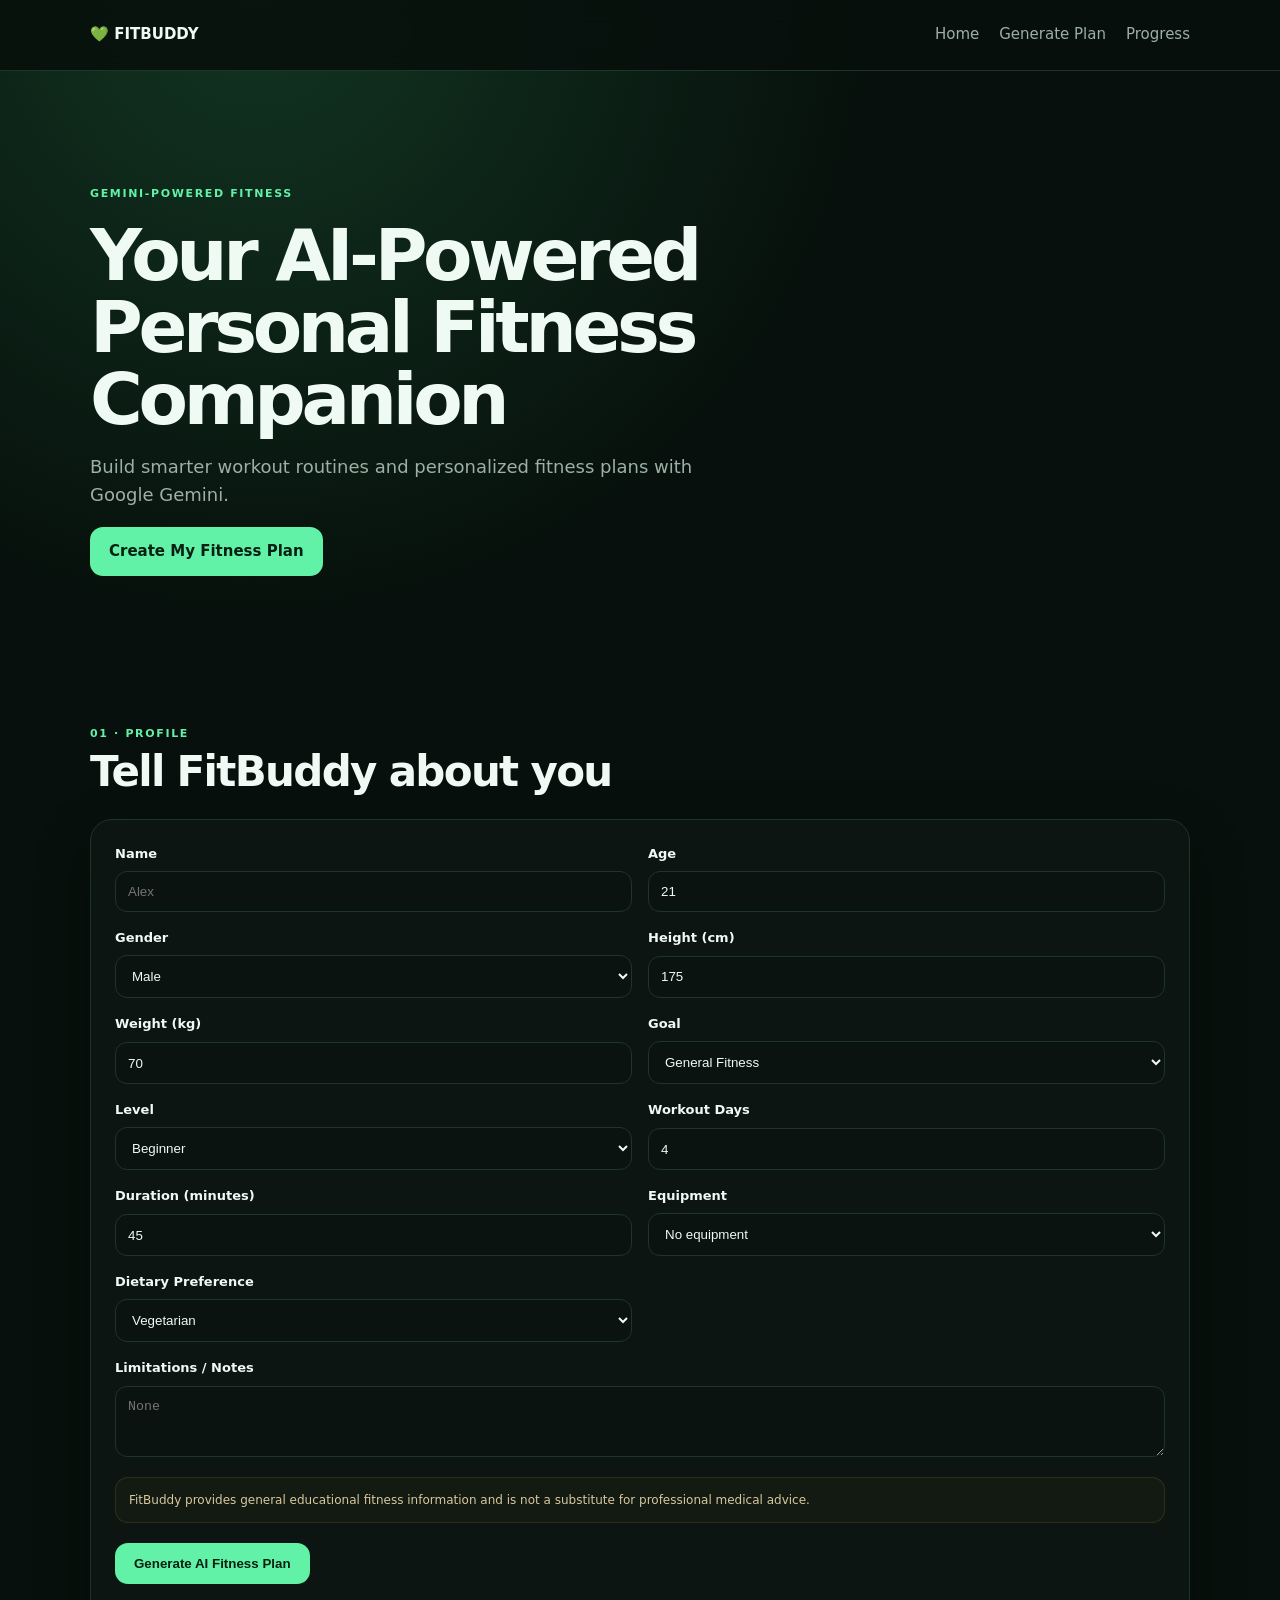
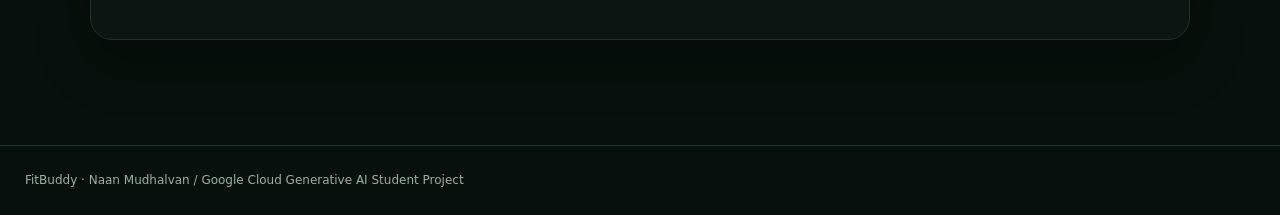
<file: templates/index.html>
<!doctype html><html><head><meta charset="utf-8"><meta name="viewport" content="width=device-width,initial-scale=1"><title>FitBuddy</title><link rel="stylesheet" href="/static/css/style.css"></head><body>
<header><div class="wrap nav"><a class="brand" href="/">💚 FITBUDDY</a><nav><a href="/">Home</a><a href="#generator">Generate Plan</a><a href="/progress">Progress</a></nav></div></header>
<main><section class="hero"><div class="wrap"><span class="tag">GEMINI-POWERED FITNESS</span><h1>Your AI-Powered Personal Fitness Companion</h1><p>Build smarter workout routines and personalized fitness plans with Google Gemini.</p><a class="btn" href="#generator">Create My Fitness Plan</a></div></section>
<section id="generator" class="wrap section"><div class="title"><span class="tag">01 · PROFILE</span><h2>Tell FitBuddy about you</h2></div><form id="fitness-form" class="card"><div class="grid">
<label>Name<input name="name" required placeholder="Alex"></label><label>Age<input name="age" type="number" required value="21"></label>
<label>Gender<select name="gender"><option>Male</option><option>Female</option><option>Non-binary</option><option>Prefer not to say</option></select></label>
<label>Height (cm)<input name="height" type="number" required value="175"></label><label>Weight (kg)<input name="weight" type="number" required value="70"></label>
<label>Goal<select name="goal"><option>General Fitness</option><option>Muscle Building</option><option>Strength Improvement</option><option>Weight Management</option><option>Endurance</option><option>Flexibility</option></select></label>
<label>Level<select name="level"><option>Beginner</option><option>Intermediate</option><option>Advanced</option></select></label>
<label>Workout Days<input name="workout_days" type="number" min="1" max="7" value="4"></label><label>Duration (minutes)<input name="duration" type="number" value="45"></label>
<label>Equipment<select name="equipment"><option>No equipment</option><option>Dumbbells</option><option>Resistance bands</option><option>Home equipment</option><option>Gym equipment</option></select></label>
<label>Dietary Preference<select name="dietary_preference"><option>Vegetarian</option><option>Non-vegetarian</option><option>Vegan</option><option>Eggetarian</option><option>General / No preference</option></select></label>
<label class="wide">Limitations / Notes<textarea name="limitations" rows="3" placeholder="None"></textarea></label></div>
<div class="notice">FitBuddy provides general educational fitness information and is not a substitute for professional medical advice.</div>
<button class="btn" id="generate">Generate AI Fitness Plan</button><div id="message" class="message"></div></form></section>
<section id="results" class="wrap section hidden"><div class="title"><span class="tag">02 · AI PLAN</span><h2>Your weekly plan</h2></div><div id="summary" class="stats"></div><div id="days" class="days"></div><div class="two"><article class="card"><h3>Recovery</h3><ul id="recovery"></ul></article><article class="card"><h3>Safety Note</h3><p id="safety"></p></article></div><div class="title meal-title"><span class="tag">03 · NUTRITION</span><h2>General meal suggestions</h2></div><button class="btn secondary" id="meals-btn">Generate Meal Suggestions</button><div id="meal-message" class="message"></div><div id="meals" class="days"></div></section></main>
<footer>FitBuddy · Naan Mudhalvan / Google Cloud Generative AI Student Project</footer><script src="/static/js/app.js"></script></body></html>
</file>
<file: static/css/style.css>
:root{--bg:#07100c;--card:#101b16;--line:#1e3529;--text:#effaf4;--muted:#9db0a5;--green:#61f2a7}*{box-sizing:border-box}body{margin:0;background:radial-gradient(circle at 20% 0,#123522,transparent 30%),var(--bg);color:var(--text);font:15px/1.55 Inter,system-ui,sans-serif}a{color:inherit;text-decoration:none}.wrap{width:min(1100px,calc(100% - 32px));margin:auto}header{position:sticky;top:0;background:#07100cdd;backdrop-filter:blur(12px);border-bottom:1px solid var(--line);z-index:5}.nav{height:70px;display:flex;align-items:center;justify-content:space-between}.brand{font-weight:900}.nav nav{display:flex;gap:20px;color:var(--muted)}.nav a:hover{color:var(--text)}.hero{padding:110px 0 80px}.hero h1{font-size:clamp(44px,7vw,72px);line-height:1;letter-spacing:-.06em;max-width:850px;margin:15px 0}.hero p{color:var(--muted);font-size:18px;max-width:650px}.tag{color:var(--green);font-size:11px;font-weight:900;letter-spacing:.15em}.section{padding:65px 0}.title{margin-bottom:25px}.title h2{font-size:42px;line-height:1.05;margin:5px 0;letter-spacing:-.04em}.small{font-size:48px}.card{background:#ffffff05;border:1px solid var(--line);border-radius:22px;padding:24px;box-shadow:0 20px 55px #0005}.grid{display:grid;grid-template-columns:repeat(2,1fr);gap:16px}label{display:grid;gap:7px;font-size:13px;font-weight:700}input,select,textarea{background:#0a130f;color:var(--text);border:1px solid var(--line);border-radius:12px;padding:12px;outline:none}.wide{grid-column:1/-1}.btn{display:inline-block;border:0;border-radius:13px;background:var(--green);color:#062012;padding:13px 19px;font-weight:900;cursor:pointer}.secondary{background:transparent;color:var(--text);border:1px solid var(--line)}.notice{margin:20px 0;padding:13px;border-radius:13px;background:#a184390c;color:#d8c89e;border:1px solid #a1843933;font-size:12px}.message{min-height:22px;color:var(--muted);margin-top:9px}.hidden{display:none}.stats{display:grid;grid-template-columns:repeat(3,1fr);gap:14px;margin-bottom:16px}.stat{padding:20px;border:1px solid var(--line);border-radius:18px;background:var(--card)}.stat span{display:block;color:var(--muted);font-size:12px}.stat strong{font-size:28px}.days{display:grid;grid-template-columns:repeat(2,1fr);gap:15px;margin-bottom:15px}.days .card{min-width:0}.two{display:grid;grid-template-columns:1fr 1fr;gap:15px}.meal-title{margin-top:50px}li{margin:6px 0}table{width:100%;border-collapse:collapse}th,td{text-align:left;padding:11px;border-bottom:1px solid var(--line)}th{color:var(--muted)}footer{border-top:1px solid var(--line);padding:25px;color:var(--muted);font-size:12px;margin-top:40px}@media(max-width:750px){.grid,.days,.two,.stats{grid-template-columns:1fr}.wide{grid-column:auto}.nav nav{gap:10px;font-size:12px}.title h2{font-size:34px}}
</file>
